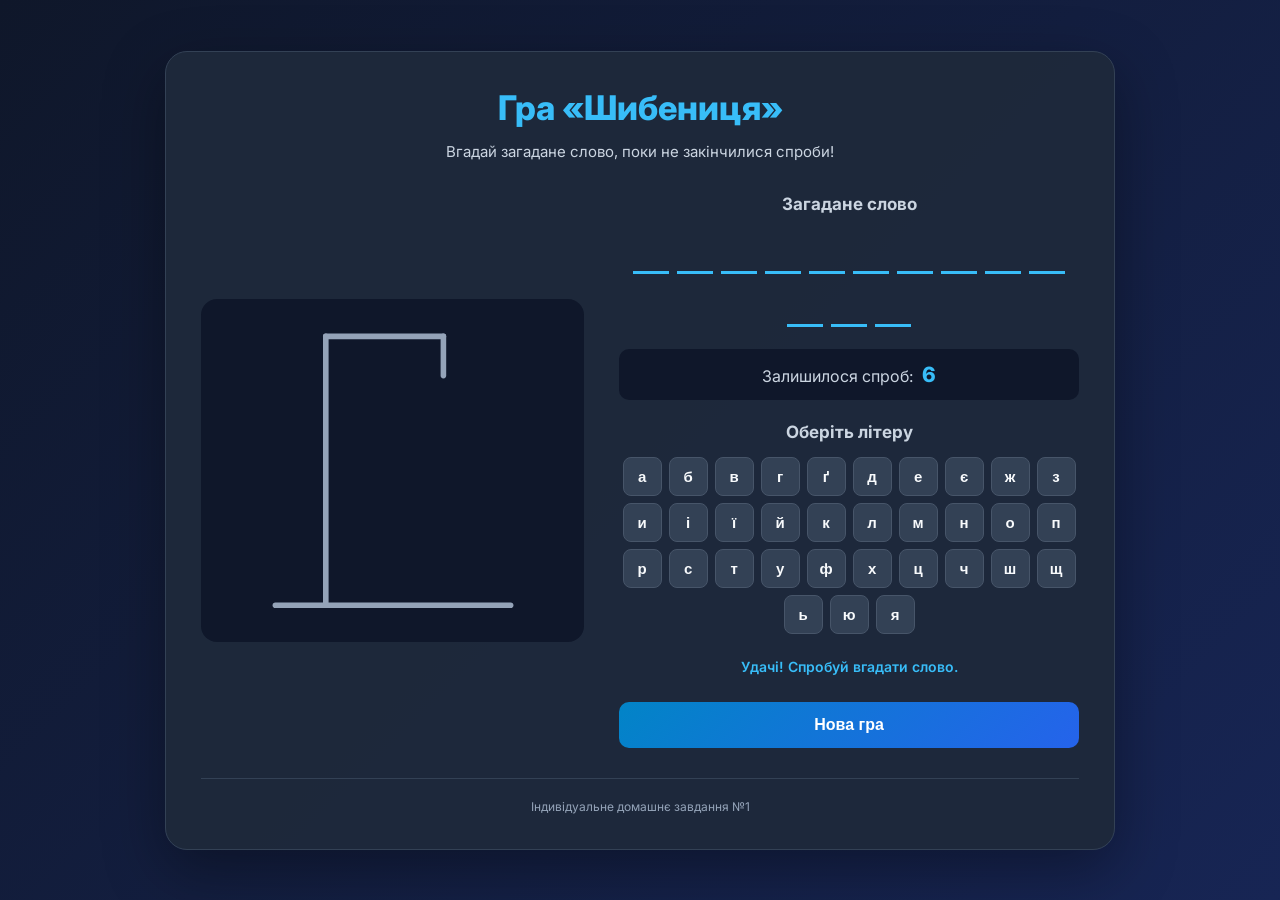
<file: index.html>
<!DOCTYPE html>
<html lang="uk">
<head>
    <meta charset="UTF-8">
    <meta name="viewport" content="width=device-width, initial-scale=1.0">
    <meta name="description" content="Гра Шибениця — вгадай загадане слово!">
    <title>Гра Шибениця</title>
    <link rel="stylesheet" href="style.css">
    <script src="script.js" defer></script>
</head>
<body>

    <main class="game-container">
        <header class="game-header">
            <h1>Гра «Шибениця»</h1>
            <p>Вгадай загадане слово, поки не закінчилися спроби!</p>
        </header>

        <section class="game-content">

            <div class="hangman-section">
                <svg class="hangman-drawing"
                     viewBox="0 0 250 280"
                     role="img"
                     aria-label="Малюнок шибениці">

                    <line x1="20" y1="260" x2="230" y2="260" class="gallows-part"/>
                    <line x1="65" y1="260" x2="65" y2="20" class="gallows-part"/>
                    <line x1="65" y1="20" x2="170" y2="20" class="gallows-part"/>
                    <line x1="170" y1="20" x2="170" y2="55" class="gallows-part"/>

                    <circle cx="170" cy="80" r="25" class="body-part head"/>
                    <line x1="170" y1="105" x2="170" y2="175" class="body-part"/>
                    <line x1="170" y1="125" x2="135" y2="150" class="body-part"/>
                    <line x1="170" y1="125" x2="205" y2="150" class="body-part"/>
                    <line x1="170" y1="175" x2="140" y2="215" class="body-part"/>
                    <line x1="170" y1="175" x2="200" y2="215" class="body-part"/>
                </svg>
            </div>

            <div class="game-info">

                <div class="word-container">
                    <h2>Загадане слово</h2>
                    <div id="word-display" class="word-display"></div>
                </div>

                <div class="attempts-container">
                    <p>Залишилося спроб: <span id="attempts">6</span></p>
                </div>

                <div class="keyboard-container">
                    <h2>Оберіть літеру</h2>
                    <div id="keyboard" class="keyboard"></div>
                </div>

                <div id="message" class="message" aria-live="polite">
                    Удачі! Спробуй вгадати слово.
                </div>

                <button id="restart-button" class="restart-button">
                    Нова гра
                </button>

            </div>
        </section>

        <footer class="game-footer">
            <p>Індивідуальне домашнє завдання №1</p>
        </footer>

    </main>

</body>
</html>
</file>
<file: style.css>
@import url('https://fonts.googleapis.com/css2?family=Inter:wght@400;500;600;700;800&display=swap');

* {
    margin: 0;
    padding: 0;
    box-sizing: border-box;
}

body {
    min-height: 100vh;
    display: flex;
    justify-content: center;
    align-items: center;
    padding: 30px 15px;
    font-family: 'Inter', Arial, sans-serif;
    color: #f1f5f9;
    background: linear-gradient(135deg, #0f172a, #172554);
}

.game-container {
    width: 100%;
    max-width: 950px;
    padding: 35px;
    background: rgba(30, 41, 59, 0.96);
    border: 1px solid #334155;
    border-radius: 22px;
    box-shadow: 0 20px 60px rgba(0, 0, 0, 0.35);
}

.game-header {
    text-align: center;
    margin-bottom: 30px;
}

.game-header h1 {
    margin-bottom: 12px;
    font-size: 34px;
    font-weight: 800;
    color: #38bdf8;
}

.game-header p {
    color: #cbd5e1;
    font-size: 15px;
    line-height: 1.6;
}

.game-content {
    display: grid;
    grid-template-columns: 1fr 1.2fr;
    gap: 35px;
    align-items: center;
}

.hangman-section {
    display: flex;
    justify-content: center;
    align-items: center;
    min-height: 320px;
    padding: 15px;
    background: #0f172a;
    border-radius: 16px;
}

.hangman-drawing {
    width: 100%;
    max-width: 280px;
    height: auto;
}

.gallows-part {
    stroke: #94a3b8;
    stroke-width: 5;
    stroke-linecap: round;
    fill: none;
}

.body-part {
    stroke: #f87171;
    stroke-width: 5;
    stroke-linecap: round;
    fill: none;
    opacity: 0;
    transition: opacity 0.3s ease;
}

.body-part.visible {
    opacity: 1;
}

.game-info {
    display: flex;
    flex-direction: column;
    gap: 22px;
}

.word-container h2,
.keyboard-container h2 {
    margin-bottom: 15px;
    font-size: 17px;
    color: #cbd5e1;
    text-align: center;
}

.word-display {
    display: flex;
    justify-content: center;
    flex-wrap: wrap;
    gap: 8px;
    min-height: 48px;
}

.letter {
    width: 36px;
    height: 45px;
    display: flex;
    justify-content: center;
    align-items: center;
    border-bottom: 3px solid #38bdf8;
    font-size: 24px;
    font-weight: 700;
    color: #f8fafc;
}

.attempts-container {
    padding: 13px;
    text-align: center;
    background: #0f172a;
    border-radius: 10px;
    color: #cbd5e1;
}

.attempts-container span {
    margin-left: 5px;
    color: #38bdf8;
    font-size: 21px;
    font-weight: 800;
}

.keyboard {
    display: flex;
    justify-content: center;
    flex-wrap: wrap;
    gap: 7px;
}

.key {
    width: 39px;
    height: 39px;
    border: 1px solid #475569;
    border-radius: 8px;
    background: #334155;
    color: #f8fafc;
    font-size: 15px;
    font-weight: 600;
    cursor: pointer;
    transition: 0.2s ease;
}

.key:hover:not(:disabled) {
    background: #0284c7;
    border-color: #38bdf8;
    transform: translateY(-2px);
}

.key:disabled {
    opacity: 0.35;
    cursor: not-allowed;
}

.key.correct {
    background: #15803d;
    border-color: #22c55e;
    opacity: 1;
}

.key.wrong {
    background: #991b1b;
    border-color: #ef4444;
    opacity: 0.65;
}

.message {
    min-height: 24px;
    text-align: center;
    font-size: 14px;
    font-weight: 600;
    color: #38bdf8;
    line-height: 1.5;
}

.message.win {
    color: #4ade80;
}

.message.lose {
    color: #f87171;
}

.restart-button {
    width: 100%;
    padding: 14px;
    border: none;
    border-radius: 10px;
    background: linear-gradient(135deg, #0284c7, #2563eb);
    color: white;
    font-size: 16px;
    font-weight: 700;
    cursor: pointer;
    transition: 0.2s ease;
}

.restart-button:hover {
    transform: translateY(-2px);
    box-shadow: 0 7px 20px rgba(37, 99, 235, 0.35);
}

.game-footer {
    margin-top: 30px;
    padding-top: 20px;
    border-top: 1px solid #334155;
    text-align: center;
    color: #94a3b8;
    font-size: 12px;
}

@media (max-width: 700px) {
    body {
        padding: 15px 10px;
    }

    .game-container {
        padding: 22px 16px;
    }

    .game-header h1 {
        font-size: 27px;
    }

    .game-content {
        grid-template-columns: 1fr;
        gap: 25px;
    }

    .hangman-section {
        min-height: 250px;
    }

    .hangman-drawing {
        max-width: 220px;
    }

    .key {
        width: 35px;
        height: 37px;
        font-size: 13px;
    }
}
</file>
